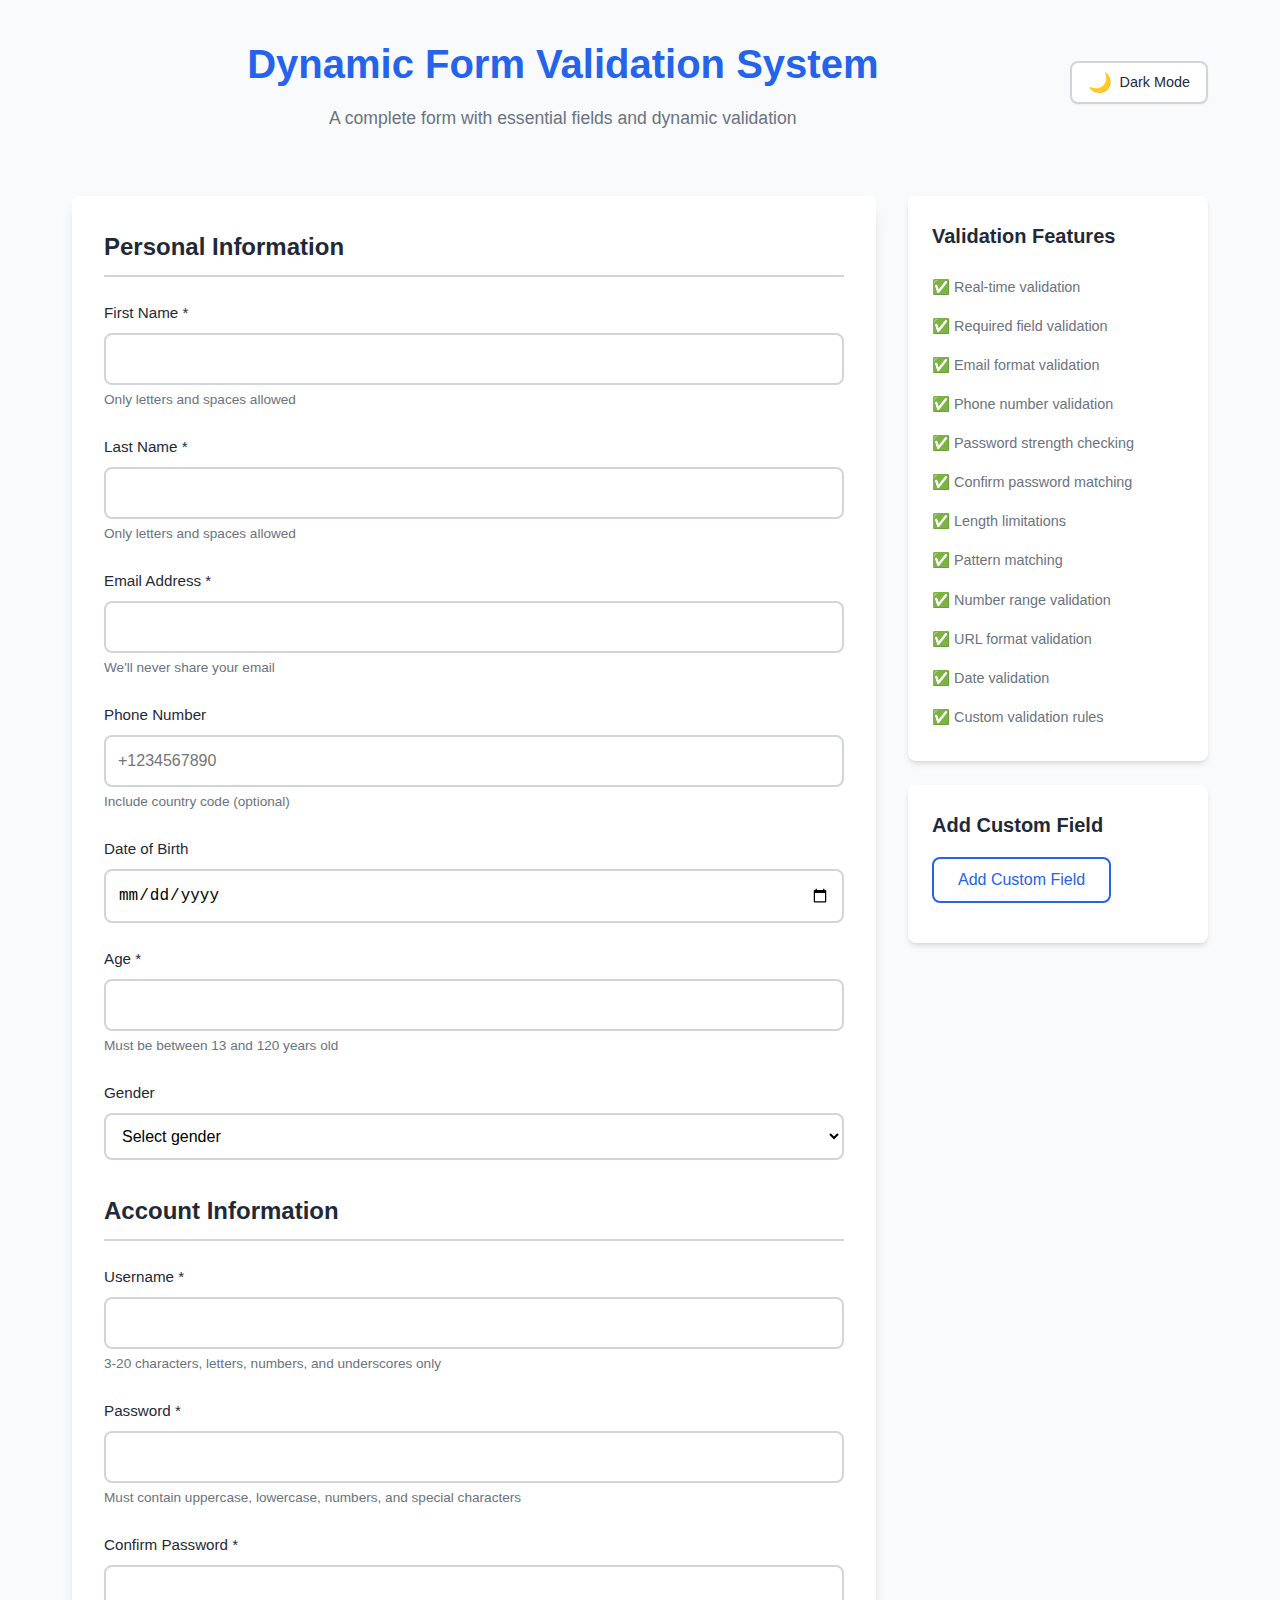
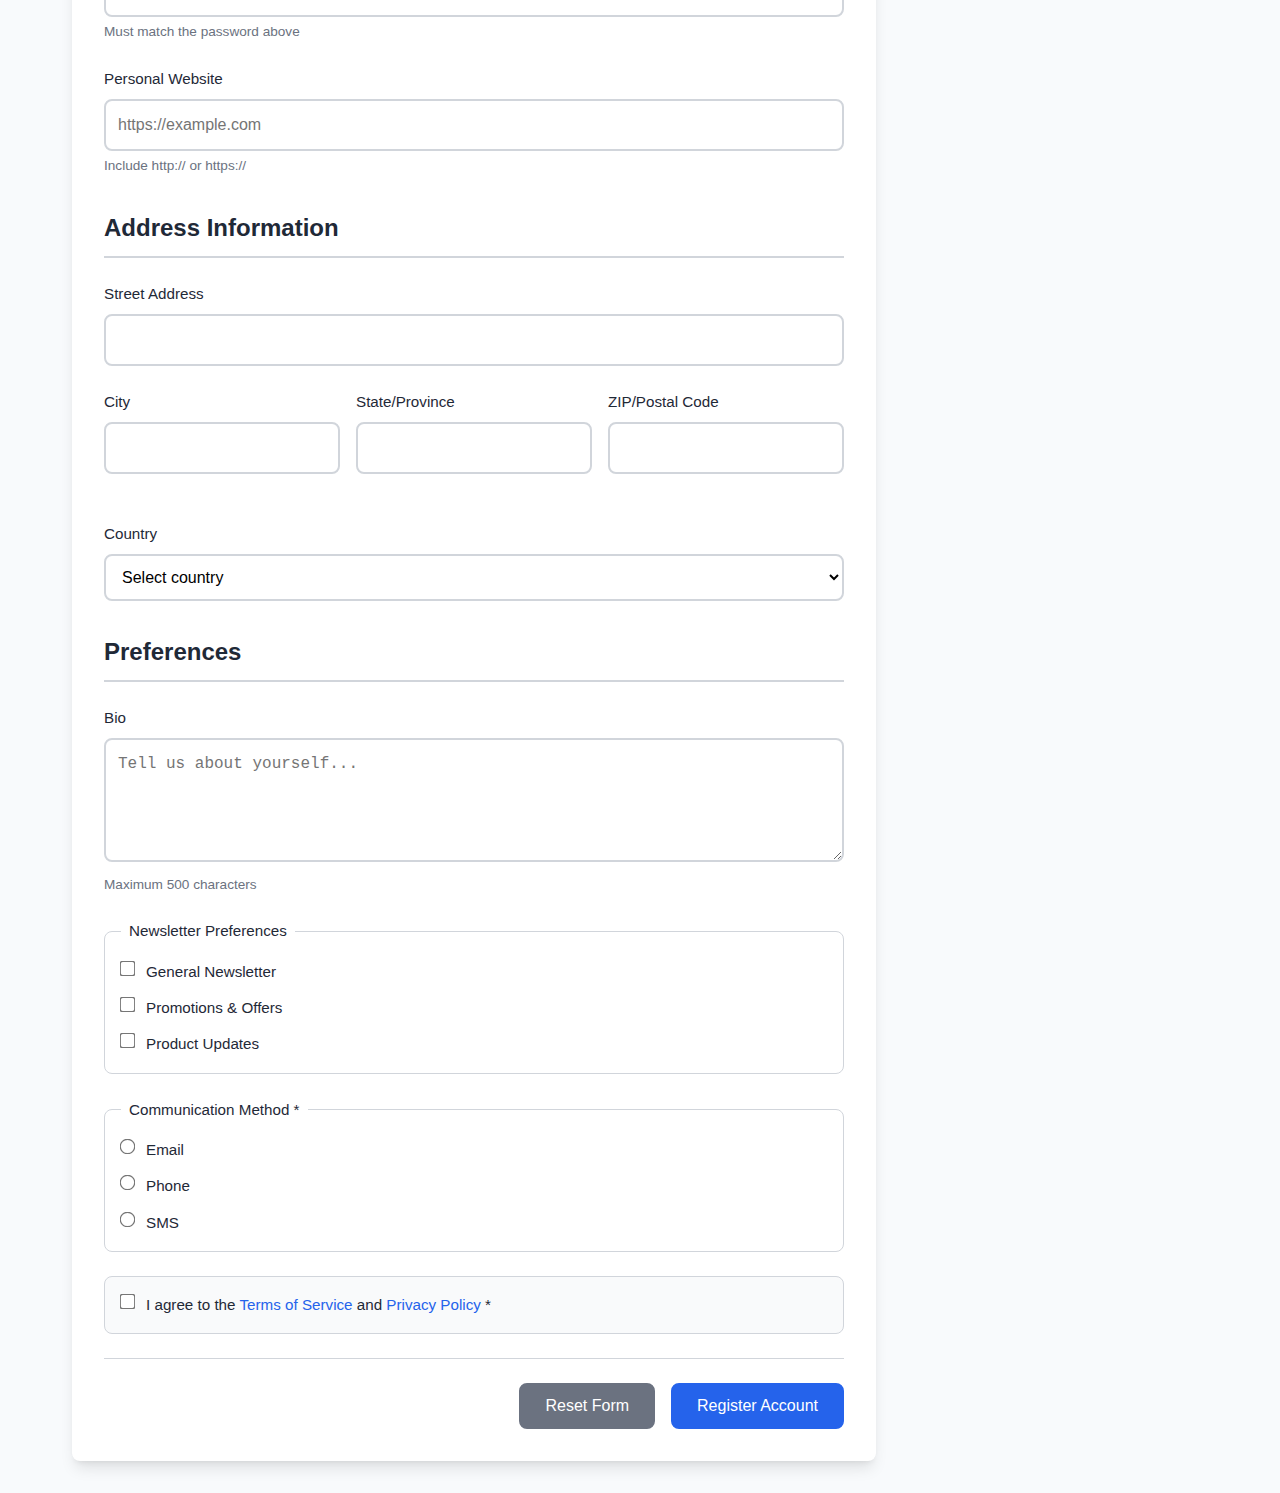
<file: index.html>
<!DOCTYPE html>
<html lang="en">
<head>
    <meta charset="UTF-8">
    <meta name="viewport" content="width=device-width, initial-scale=1.0">
    <title>Dynamic Form Validation System</title>
    <link rel="stylesheet" href="css/styles.css">
</head>
<body>
    <div class="container">
        <header>
            <div class="header-content">
                <div class="header-text">
                    <h1>Dynamic Form Validation System</h1>
                    <p>A complete form with essential fields and dynamic validation</p>
                </div>
                <div class="header-controls">
                    <button id="themeToggle" class="theme-toggle" title="Cambiar tema">
                        <span class="theme-icon">🌙</span>
                        <span class="theme-text">Modo Oscuro</span>
                    </button>
                </div>
            </div>
        </header>

        <main>
            <form id="registrationForm" class="form" novalidate>
                <section class="form-section">
                    <h2>Personal Information</h2>
                    
                    <div class="field-group">
                        <label for="firstName">First Name *</label>
                        <input type="text" 
                               id="firstName" 
                               name="firstName" 
                               required 
                               minlength="2" 
                               maxlength="50"
                               data-validate-pattern='{"pattern": "^[a-zA-ZÀ-ÿ\\s]+$"}'>
                        <small class="field-hint">Only letters and spaces allowed</small>
                    </div>

                    <div class="field-group">
                        <label for="lastName">Last Name *</label>
                        <input type="text" 
                               id="lastName" 
                               name="lastName" 
                               required 
                               minlength="2" 
                               maxlength="50"
                               data-validate-pattern='{"pattern": "^[a-zA-ZÀ-ÿ\\s]+$"}'>
                        <small class="field-hint">Only letters and spaces allowed</small>
                    </div>

                    <div class="field-group">
                        <label for="email">Email Address *</label>
                        <input type="email" 
                               id="email" 
                               name="email" 
                               required>
                        <small class="field-hint">We'll never share your email</small>
                    </div>

                    <div class="field-group">
                        <label for="phone">Phone Number</label>
                        <input type="tel" 
                               id="phone" 
                               name="phone"
                               placeholder="+1234567890">
                        <small class="field-hint">Include country code (optional)</small>
                    </div>

                    <div class="field-group">
                        <label for="birthDate">Date of Birth</label>
                        <input type="date" 
                               id="birthDate" 
                               name="birthDate">
                    </div>

                    <div class="field-group">
                        <label for="age">Age *</label>
                        <input type="number" 
                               id="age" 
                               name="age" 
                               required
                               min="13" 
                               max="120"
                               data-validate-age='{"min": 13, "max": 120}'>
                        <small class="field-hint">Must be between 13 and 120 years old</small>
                    </div>

                    <div class="field-group">
                        <label for="gender">Gender</label>
                        <select id="gender" name="gender">
                            <option value="">Select gender</option>
                            <option value="male">Male</option>
                            <option value="female">Female</option>
                            <option value="other">Other</option>
                            <option value="prefer-not-to-say">Prefer not to say</option>
                        </select>
                    </div>
                </section>

                <section class="form-section">
                    <h2>Account Information</h2>
                    
                    <div class="field-group">
                        <label for="username">Username *</label>
                        <input type="text" 
                               id="username" 
                               name="username" 
                               required 
                               minlength="3" 
                               maxlength="20"
                               data-validate-pattern='{"pattern": "^[a-zA-Z0-9_]+$"}'>
                        <small class="field-hint">3-20 characters, letters, numbers, and underscores only</small>
                    </div>

                    <div class="field-group">
                        <label for="password">Password *</label>
                        <input type="password" 
                               id="password" 
                               name="password" 
                               required
                               data-validate-password='{"minLength": 8}'>
                        <small class="field-hint">Must contain uppercase, lowercase, numbers, and special characters</small>
                    </div>

                    <div class="field-group">
                        <label for="confirmPassword">Confirm Password *</label>
                        <input type="password" 
                               id="confirmPassword" 
                               name="confirmPassword" 
                               required
                               data-validate-confirmpassword='{"matchField": "password"}'>
                        <small class="field-hint">Must match the password above</small>
                    </div>

                    <div class="field-group">
                        <label for="website">Personal Website</label>
                        <input type="url" 
                               id="website" 
                               name="website"
                               placeholder="https://example.com">
                        <small class="field-hint">Include http:// or https://</small>
                    </div>
                </section>

                <section class="form-section">
                    <h2>Address Information</h2>
                    
                    <div class="field-group">
                        <label for="street">Street Address</label>
                        <input type="text" 
                               id="street" 
                               name="street" 
                               maxlength="100">
                    </div>

                    <div class="field-row">
                        <div class="field-group">
                            <label for="city">City</label>
                            <input type="text" 
                                   id="city" 
                                   name="city" 
                                   maxlength="50">
                        </div>

                        <div class="field-group">
                            <label for="state">State/Province</label>
                            <input type="text" 
                                   id="state" 
                                   name="state" 
                                   maxlength="50">
                        </div>

                        <div class="field-group">
                            <label for="zipCode">ZIP/Postal Code</label>
                            <input type="text" 
                                   id="zipCode" 
                                   name="zipCode" 
                                   maxlength="10"
                                   data-validate-pattern='{"pattern": "^[A-Za-z0-9\\s\\-]+$"}'>
                        </div>
                    </div>

                    <div class="field-group">
                        <label for="country">Country</label>
                        <select id="country" name="country">
                            <option value="">Select country</option>
                            <option value="US">United States</option>
                            <option value="CA">Canada</option>
                            <option value="UK">United Kingdom</option>
                            <option value="AU">Australia</option>
                            <option value="DE">Germany</option>
                            <option value="FR">France</option>
                            <option value="JP">Japan</option>
                            <option value="MX">Mexico</option>
                            <option value="BR">Brazil</option>
                            <option value="IN">India</option>
                            <option value="other">Other</option>
                        </select>
                    </div>
                </section>

                <section class="form-section">
                    <h2>Preferences</h2>
                    
                    <div class="field-group">
                        <label for="bio">Bio</label>
                        <textarea id="bio" 
                                  name="bio" 
                                  rows="4" 
                                  maxlength="500"
                                  placeholder="Tell us about yourself..."></textarea>
                        <small class="field-hint">Maximum 500 characters</small>
                    </div>

                    <div class="field-group">
                        <fieldset>
                            <legend>Newsletter Preferences</legend>
                            <div class="checkbox-group">
                                <label class="checkbox-label">
                                    <input type="checkbox" 
                                           id="newsletter" 
                                           name="newsletter" 
                                           value="general">
                                    <span>General Newsletter</span>
                                </label>
                                <label class="checkbox-label">
                                    <input type="checkbox" 
                                           id="promotions" 
                                           name="promotions" 
                                           value="promotions">
                                    <span>Promotions & Offers</span>
                                </label>
                                <label class="checkbox-label">
                                    <input type="checkbox" 
                                           id="updates" 
                                           name="updates" 
                                           value="updates">
                                    <span>Product Updates</span>
                                </label>
                            </div>
                        </fieldset>
                    </div>

                    <div class="field-group">
                        <fieldset>
                            <legend>Communication Method *</legend>
                            <div class="radio-group">
                                <label class="radio-label">
                                    <input type="radio" 
                                           id="commEmail" 
                                           name="communicationMethod" 
                                           value="email" 
                                           required>
                                    <span>Email</span>
                                </label>
                                <label class="radio-label">
                                    <input type="radio" 
                                           id="commPhone" 
                                           name="communicationMethod" 
                                           value="phone">
                                    <span>Phone</span>
                                </label>
                                <label class="radio-label">
                                    <input type="radio" 
                                           id="commSms" 
                                           name="communicationMethod" 
                                           value="sms">
                                    <span>SMS</span>
                                </label>
                            </div>
                        </fieldset>
                    </div>

                    <div class="field-group">
                        <label class="checkbox-label terms-checkbox">
                            <input type="checkbox" 
                                   id="terms" 
                                   name="terms" 
                                   required>
                            <span>I agree to the <a href="#" target="_blank">Terms of Service</a> and <a href="#" target="_blank">Privacy Policy</a> *</span>
                        </label>
                    </div>
                </section>

                <div class="form-actions">
                    <button type="button" id="resetBtn" class="btn btn-secondary">Reset Form</button>
                    <button type="submit" class="btn btn-primary">Register Account</button>
                </div>

                <div id="formSummary" class="form-summary" style="display: none;">
                    <h3>Form Summary</h3>
                    <div id="summaryContent"></div>
                </div>
            </form>
        </main>

        <aside class="sidebar">
            <div class="info-panel">
                <h3>Validation Features</h3>
                <ul>
                    <li>✅ Real-time validation</li>
                    <li>✅ Required field validation</li>
                    <li>✅ Email format validation</li>
                    <li>✅ Phone number validation</li>
                    <li>✅ Password strength checking</li>
                    <li>✅ Confirm password matching</li>
                    <li>✅ Length limitations</li>
                    <li>✅ Pattern matching</li>
                    <li>✅ Number range validation</li>
                    <li>✅ URL format validation</li>
                    <li>✅ Date validation</li>
                    <li>✅ Custom validation rules</li>
                </ul>
            </div>

            <div class="dynamic-section">
                <h3>Add Custom Field</h3>
                <button id="addFieldBtn" class="btn btn-outline">Add Custom Field</button>
                <div id="customFieldContainer"></div>
            </div>
        </aside>
    </div>

    <!-- Scripts -->
    <script src="js/validator.js"></script>
    <script src="js/form-handler.js"></script>
    <script src="js/app.js"></script>
</body>
</html>
</file>
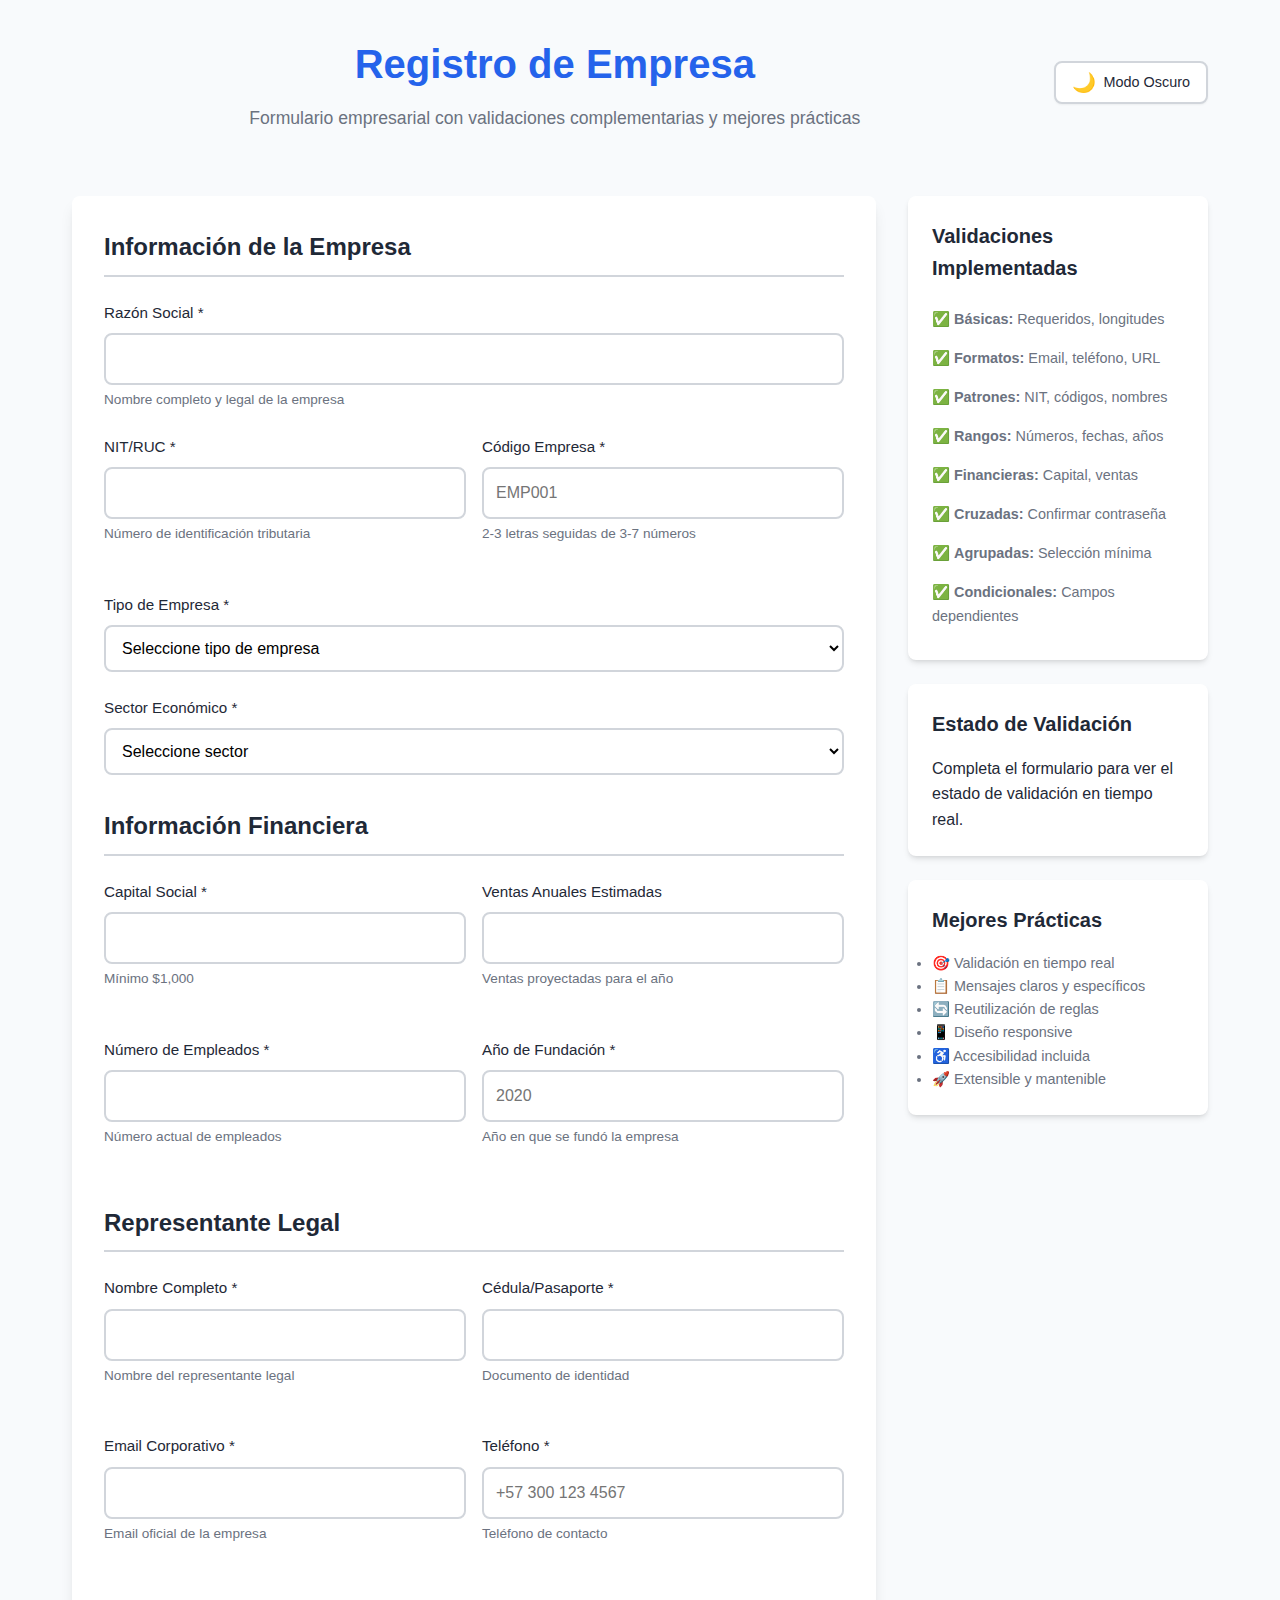
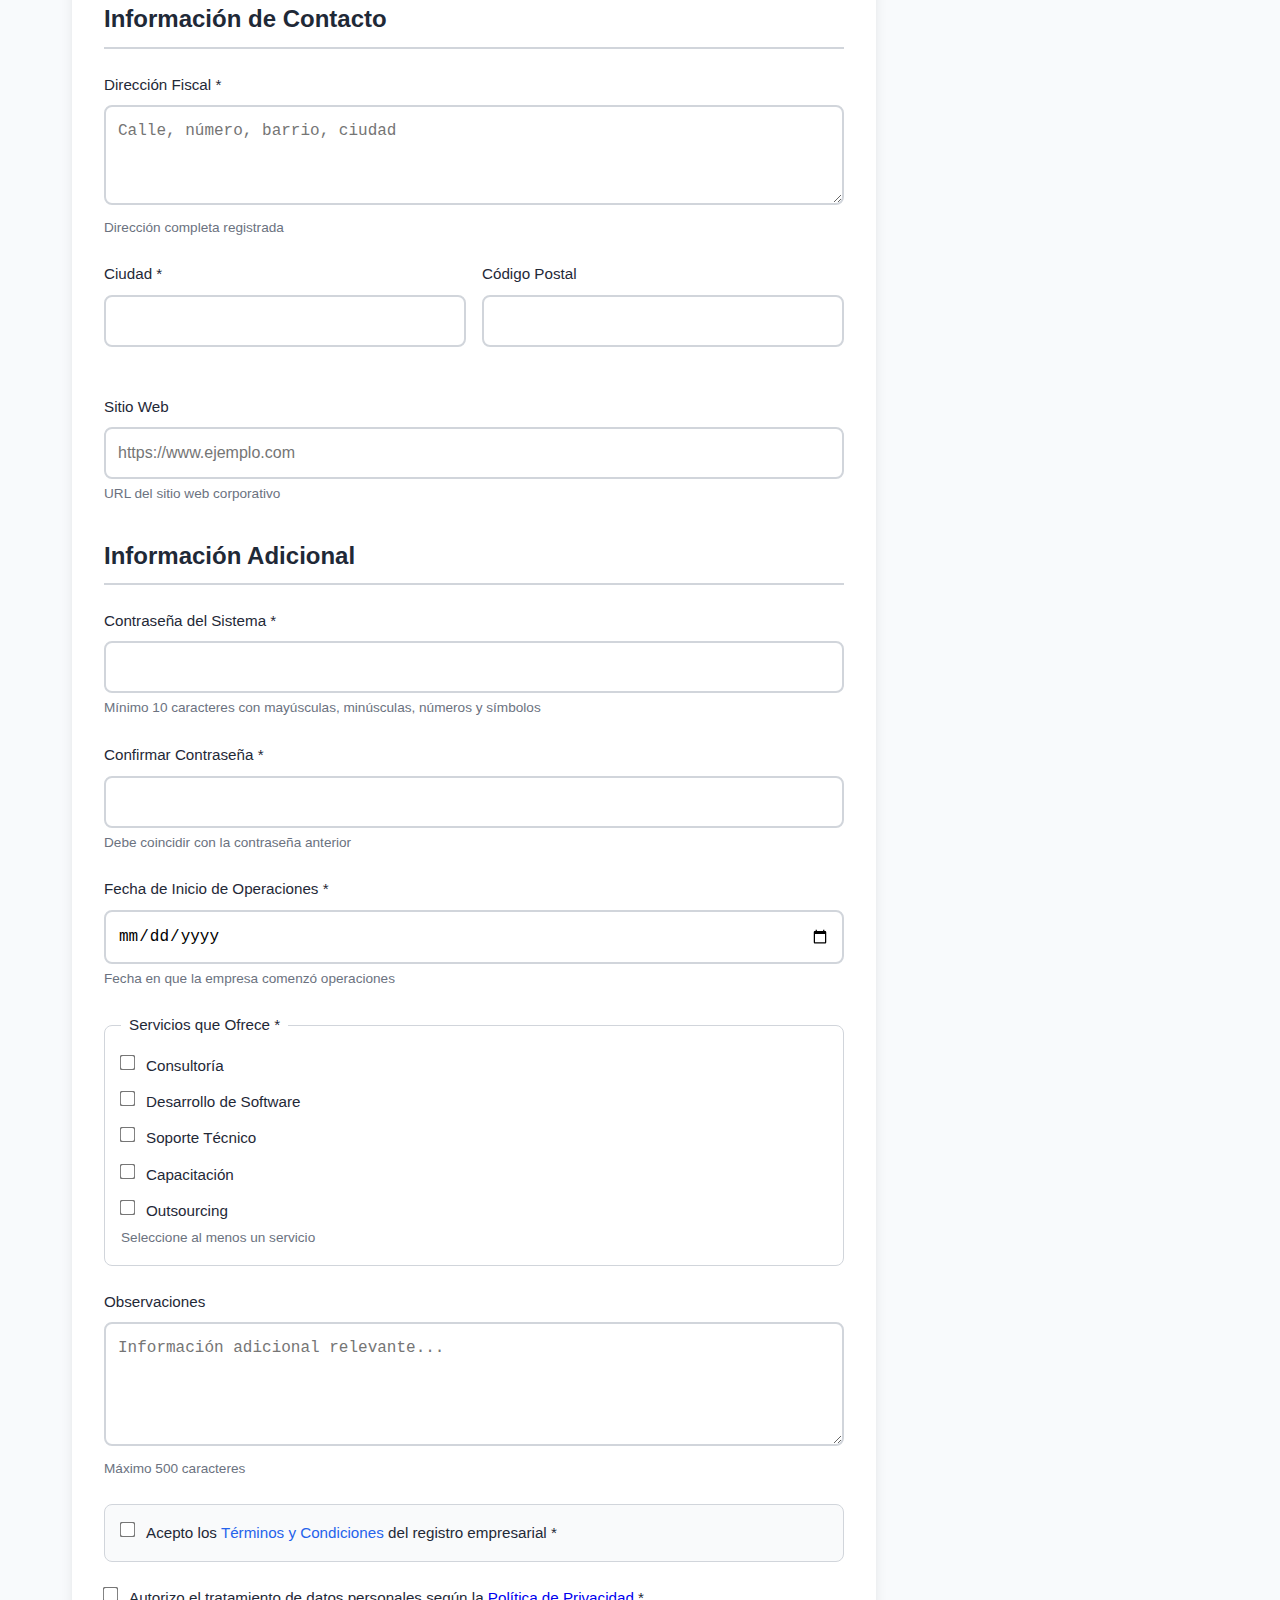
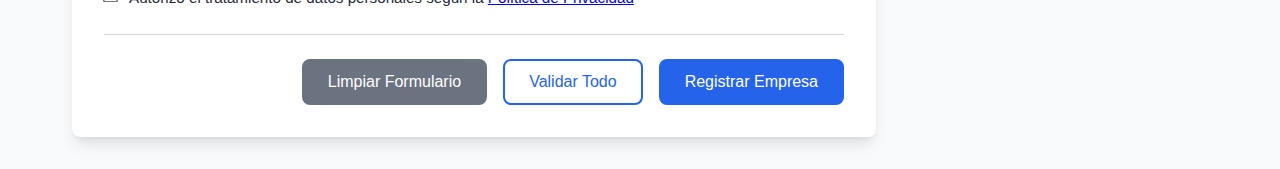
<file: formulario-empresarial.html>
<!DOCTYPE html>
<html lang="es">
<head>
    <meta charset="UTF-8">
    <meta name="viewport" content="width=device-width, initial-scale=1.0">
    <title>Formulario Empresarial - Validaciones Avanzadas</title>
    <link rel="stylesheet" href="css/styles.css">
</head>
<body>
    <div class="container">
        <header>
            <div class="header-content">
                <div class="header-text">
                    <h1>Registro de Empresa</h1>
                    <p>Formulario empresarial con validaciones complementarias y mejores prácticas</p>
                </div>
                <div class="header-controls">
                    <button id="themeToggle" class="theme-toggle" title="Cambiar tema">
                        <span class="theme-icon">🌙</span>
                        <span class="theme-text">Modo Oscuro</span>
                    </button>
                </div>
            </div>
        </header>

        <main>
            <form id="empresarialForm" class="form" novalidate>
                <!-- Información Básica de la Empresa -->
                <section class="form-section">
                    <h2>Información de la Empresa</h2>
                    
                    <div class="field-group">
                        <label for="razonSocial">Razón Social *</label>
                        <input type="text" 
                               id="razonSocial" 
                               name="razonSocial" 
                               required 
                               minlength="3" 
                               maxlength="100"
                               data-validate-pattern='{"pattern": "^[a-zA-ZÀ-ÿ0-9\\s\\.\\,\\-]+$"}'>
                        <small class="field-hint">Nombre completo y legal de la empresa</small>
                    </div>

                    <div class="field-row">
                        <div class="field-group">
                            <label for="nit">NIT/RUC *</label>
                            <input type="text" 
                                   id="nit" 
                                   name="nit" 
                                   required 
                                   minlength="8" 
                                   maxlength="15"
                                   data-validate-pattern='{"pattern": "^[0-9\\-\\.]+$"}'>
                            <small class="field-hint">Número de identificación tributaria</small>
                        </div>

                        <div class="field-group">
                            <label for="codigoEmpresa">Código Empresa *</label>
                            <input type="text" 
                                   id="codigoEmpresa" 
                                   name="codigoEmpresa" 
                                   required 
                                   minlength="3" 
                                   maxlength="10"
                                   data-validate-pattern='{"pattern": "^[A-Z]{2,3}[0-9]{3,7}$"}'
                                   placeholder="EMP001">
                            <small class="field-hint">2-3 letras seguidas de 3-7 números</small>
                        </div>
                    </div>

                    <div class="field-group">
                        <label for="tipoEmpresa">Tipo de Empresa *</label>
                        <select id="tipoEmpresa" name="tipoEmpresa" required>
                            <option value="">Seleccione tipo de empresa</option>
                            <option value="SA">Sociedad Anónima (S.A.)</option>
                            <option value="SRL">Sociedad de Responsabilidad Limitada (S.R.L.)</option>
                            <option value="UNIPERSONAL">Empresa Unipersonal</option>
                            <option value="COOPERATIVA">Cooperativa</option>
                            <option value="FUNDACION">Fundación</option>
                            <option value="ONG">Organización No Gubernamental</option>
                        </select>
                    </div>

                    <div class="field-group">
                        <label for="sector">Sector Económico *</label>
                        <select id="sector" name="sector" required>
                            <option value="">Seleccione sector</option>
                            <option value="TECNOLOGIA">Tecnología</option>
                            <option value="SERVICIOS">Servicios</option>
                            <option value="MANUFACTURA">Manufactura</option>
                            <option value="COMERCIO">Comercio</option>
                            <option value="CONSTRUCCION">Construcción</option>
                            <option value="EDUCACION">Educación</option>
                            <option value="SALUD">Salud</option>
                            <option value="AGRICULTURA">Agricultura</option>
                            <option value="TURISMO">Turismo</option>
                            <option value="OTRO">Otro</option>
                        </select>
                    </div>
                </section>

                <!-- Información Financiera -->
                <section class="form-section">
                    <h2>Información Financiera</h2>
                    
                    <div class="field-row">
                        <div class="field-group">
                            <label for="capitalSocial">Capital Social *</label>
                            <input type="number" 
                                   id="capitalSocial" 
                                   name="capitalSocial" 
                                   required 
                                   min="1000" 
                                   max="999999999"
                                   step="0.01"
                                   data-validate-price="true">
                            <small class="field-hint">Mínimo $1,000</small>
                        </div>

                        <div class="field-group">
                            <label for="ventasAnuales">Ventas Anuales Estimadas</label>
                            <input type="number" 
                                   id="ventasAnuales" 
                                   name="ventasAnuales" 
                                   min="0" 
                                   max="999999999"
                                   step="0.01"
                                   data-validate-price="true">
                            <small class="field-hint">Ventas proyectadas para el año</small>
                        </div>
                    </div>

                    <div class="field-row">
                        <div class="field-group">
                            <label for="numeroEmpleados">Número de Empleados *</label>
                            <input type="number" 
                                   id="numeroEmpleados" 
                                   name="numeroEmpleados" 
                                   required 
                                   min="1" 
                                   max="50000"
                                   data-validate-inventory="true">
                            <small class="field-hint">Número actual de empleados</small>
                        </div>

                        <div class="field-group">
                            <label for="anoFundacion">Año de Fundación *</label>
                            <input type="number" 
                                   id="anoFundacion" 
                                   name="anoFundacion" 
                                   required 
                                   min="1800" 
                                   max="2025"
                                   placeholder="2020">
                            <small class="field-hint">Año en que se fundó la empresa</small>
                        </div>
                    </div>
                </section>

                <!-- Representante Legal -->
                <section class="form-section">
                    <h2>Representante Legal</h2>
                    
                    <div class="field-row">
                        <div class="field-group">
                            <label for="nombreRepresentante">Nombre Completo *</label>
                            <input type="text" 
                                   id="nombreRepresentante" 
                                   name="nombreRepresentante" 
                                   required 
                                   minlength="3" 
                                   maxlength="80"
                                   data-validate-pattern='{"pattern": "^[a-zA-ZÀ-ÿ\\s]+$"}'>
                            <small class="field-hint">Nombre del representante legal</small>
                        </div>

                        <div class="field-group">
                            <label for="cedulaRepresentante">Cédula/Pasaporte *</label>
                            <input type="text" 
                                   id="cedulaRepresentante" 
                                   name="cedulaRepresentante" 
                                   required 
                                   minlength="6" 
                                   maxlength="20"
                                   data-validate-pattern='{"pattern": "^[A-Z0-9\\-]+$"}'>
                            <small class="field-hint">Documento de identidad</small>
                        </div>
                    </div>

                    <div class="field-row">
                        <div class="field-group">
                            <label for="emailRepresentante">Email Corporativo *</label>
                            <input type="email" 
                                   id="emailRepresentante" 
                                   name="emailRepresentante" 
                                   required>
                            <small class="field-hint">Email oficial de la empresa</small>
                        </div>

                        <div class="field-group">
                            <label for="telefonoRepresentante">Teléfono *</label>
                            <input type="tel" 
                                   id="telefonoRepresentante" 
                                   name="telefonoRepresentante" 
                                   required
                                   placeholder="+57 300 123 4567">
                            <small class="field-hint">Teléfono de contacto</small>
                        </div>
                    </div>
                </section>

                <!-- Información de Contacto -->
                <section class="form-section">
                    <h2>Información de Contacto</h2>
                    
                    <div class="field-group">
                        <label for="direccionFiscal">Dirección Fiscal *</label>
                        <textarea id="direccionFiscal" 
                                  name="direccionFiscal" 
                                  rows="3" 
                                  required
                                  minlength="10" 
                                  maxlength="200"
                                  placeholder="Calle, número, barrio, ciudad"></textarea>
                        <small class="field-hint">Dirección completa registrada</small>
                    </div>

                    <div class="field-row">
                        <div class="field-group">
                            <label for="ciudadEmpresa">Ciudad *</label>
                            <input type="text" 
                                   id="ciudadEmpresa" 
                                   name="ciudadEmpresa" 
                                   required 
                                   minlength="2" 
                                   maxlength="50"
                                   data-validate-pattern='{"pattern": "^[a-zA-ZÀ-ÿ\\s]+$"}'>
                        </div>

                        <div class="field-group">
                            <label for="codigoPostal">Código Postal</label>
                            <input type="text" 
                                   id="codigoPostal" 
                                   name="codigoPostal" 
                                   minlength="4" 
                                   maxlength="10"
                                   data-validate-pattern='{"pattern": "^[0-9A-Za-z\\-]+$"}'>
                        </div>
                    </div>

                    <div class="field-group">
                        <label for="sitioWeb">Sitio Web</label>
                        <input type="url" 
                               id="sitioWeb" 
                               name="sitioWeb"
                               placeholder="https://www.ejemplo.com">
                        <small class="field-hint">URL del sitio web corporativo</small>
                    </div>
                </section>

                <!-- Validaciones Cruzadas -->
                <section class="form-section">
                    <h2>Información Adicional</h2>
                    
                    <div class="field-group">
                        <label for="passwordEmpresa">Contraseña del Sistema *</label>
                        <input type="password" 
                               id="passwordEmpresa" 
                               name="passwordEmpresa" 
                               required
                               data-validate-password='{"minLength": 10}'>
                        <small class="field-hint">Mínimo 10 caracteres con mayúsculas, minúsculas, números y símbolos</small>
                    </div>

                    <div class="field-group">
                        <label for="confirmarPassword">Confirmar Contraseña *</label>
                        <input type="password" 
                               id="confirmarPassword" 
                               name="confirmarPassword" 
                               required
                               data-validate-confirmpassword='{"matchField": "passwordEmpresa"}'>
                        <small class="field-hint">Debe coincidir con la contraseña anterior</small>
                    </div>

                    <div class="field-group">
                        <label for="fechaInicioOperaciones">Fecha de Inicio de Operaciones *</label>
                        <input type="date" 
                               id="fechaInicioOperaciones" 
                               name="fechaInicioOperaciones" 
                               required
                               data-validate-daterange='{"after": "1900-01-01", "before": "2025-12-31"}'>
                        <small class="field-hint">Fecha en que la empresa comenzó operaciones</small>
                    </div>

                    <div class="field-group">
                        <fieldset>
                            <legend>Servicios que Ofrece *</legend>
                            <div class="checkbox-group">
                                <label class="checkbox-label">
                                    <input type="checkbox" 
                                           name="servicios" 
                                           value="consultoria"
                                           data-validate-minselected='{"min": 1, "group": "servicios"}'>
                                    <span>Consultoría</span>
                                </label>
                                <label class="checkbox-label">
                                    <input type="checkbox" 
                                           name="servicios" 
                                           value="desarrollo">
                                    <span>Desarrollo de Software</span>
                                </label>
                                <label class="checkbox-label">
                                    <input type="checkbox" 
                                           name="servicios" 
                                           value="soporte">
                                    <span>Soporte Técnico</span>
                                </label>
                                <label class="checkbox-label">
                                    <input type="checkbox" 
                                           name="servicios" 
                                           value="capacitacion">
                                    <span>Capacitación</span>
                                </label>
                                <label class="checkbox-label">
                                    <input type="checkbox" 
                                           name="servicios" 
                                           value="outsourcing">
                                    <span>Outsourcing</span>
                                </label>
                            </div>
                            <small class="field-hint">Seleccione al menos un servicio</small>
                        </fieldset>
                    </div>

                    <div class="field-group">
                        <label for="observaciones">Observaciones</label>
                        <textarea id="observaciones" 
                                  name="observaciones" 
                                  rows="4" 
                                  maxlength="500"
                                  placeholder="Información adicional relevante..."></textarea>
                        <small class="field-hint">Máximo 500 caracteres</small>
                    </div>

                    <div class="field-group">
                        <label class="checkbox-label terms-checkbox">
                            <input type="checkbox" 
                                   id="aceptaTerminos" 
                                   name="aceptaTerminos" 
                                   required>
                            <span>Acepto los <a href="#" target="_blank">Términos y Condiciones</a> del registro empresarial *</span>
                        </label>
                    </div>

                    <div class="field-group">
                        <label class="checkbox-label">
                            <input type="checkbox" 
                                   id="autorizaDatos" 
                                   name="autorizaDatos" 
                                   required>
                            <span>Autorizo el tratamiento de datos personales según la <a href="#" target="_blank">Política de Privacidad</a> *</span>
                        </label>
                    </div>
                </section>

                <div class="form-actions">
                    <button type="button" id="resetEmpresarialBtn" class="btn btn-secondary">Limpiar Formulario</button>
                    <button type="button" id="validateAllBtn" class="btn btn-outline">Validar Todo</button>
                    <button type="submit" class="btn btn-primary">Registrar Empresa</button>
                </div>

                <div id="empresarialSummary" class="form-summary" style="display: none;">
                    <h3>Resumen del Registro</h3>
                    <div id="empresarialSummaryContent"></div>
                </div>
            </form>
        </main>

        <aside class="sidebar">
            <div class="info-panel">
                <h3>Validaciones Implementadas</h3>
                <ul>
                    <li>✅ <strong>Básicas:</strong> Requeridos, longitudes</li>
                    <li>✅ <strong>Formatos:</strong> Email, teléfono, URL</li>
                    <li>✅ <strong>Patrones:</strong> NIT, códigos, nombres</li>
                    <li>✅ <strong>Rangos:</strong> Números, fechas, años</li>
                    <li>✅ <strong>Financieras:</strong> Capital, ventas</li>
                    <li>✅ <strong>Cruzadas:</strong> Confirmar contraseña</li>
                    <li>✅ <strong>Agrupadas:</strong> Selección mínima</li>
                    <li>✅ <strong>Condicionales:</strong> Campos dependientes</li>
                </ul>
            </div>

            <div class="dynamic-section">
                <h3>Estado de Validación</h3>
                <div id="validationStatus">
                    <p>Completa el formulario para ver el estado de validación en tiempo real.</p>
                </div>
            </div>

            <div class="dynamic-section">
                <h3>Mejores Prácticas</h3>
                <ul style="font-size: 0.9em; color: #6b7280;">
                    <li>🎯 Validación en tiempo real</li>
                    <li>📋 Mensajes claros y específicos</li>
                    <li>🔄 Reutilización de reglas</li>
                    <li>📱 Diseño responsive</li>
                    <li>♿ Accesibilidad incluida</li>
                    <li>🚀 Extensible y mantenible</li>
                </ul>
            </div>
        </aside>
    </div>

    <!-- Scripts -->
    <script src="js/validator.js"></script>
    <script src="js/form-handler.js"></script>
    <script src="js/formulario-empresarial.js"></script>
</body>
</html>
</file>
<file: css/styles.css>
/* CSS Variables for consistent theming */
:root {
    --primary-color: #2563eb;
    --primary-hover: #1d4ed8;
    --success-color: #10b981;
    --error-color: #ef4444;
    --warning-color: #f59e0b;
    --background-color: #f8fafc;
    --surface-color: #ffffff;
    --text-primary: #1f2937;
    --text-secondary: #6b7280;
    --border-color: #d1d5db;
    --border-focus: #3b82f6;
    --border-error: #ef4444;
    --border-success: #10b981;
    --shadow-sm: 0 1px 2px 0 rgb(0 0 0 / 0.05);
    --shadow-md: 0 4px 6px -1px rgb(0 0 0 / 0.1), 0 2px 4px -2px rgb(0 0 0 / 0.1);
    --shadow-lg: 0 10px 15px -3px rgb(0 0 0 / 0.1), 0 4px 6px -4px rgb(0 0 0 / 0.1);
    --border-radius: 8px;
    --border-radius-sm: 4px;
    --transition: all 0.2s ease-in-out;
}

/* Dark theme variables */
[data-theme="dark"] {
    --background-color: #0f172a;
    --surface-color: #1e293b;
    --text-primary: #f1f5f9;
    --text-secondary: #94a3b8;
    --border-color: #334155;
    --border-focus: #60a5fa;
    --shadow-sm: 0 1px 2px 0 rgb(0 0 0 / 0.3);
    --shadow-md: 0 4px 6px -1px rgb(0 0 0 / 0.3), 0 2px 4px -2px rgb(0 0 0 / 0.3);
    --shadow-lg: 0 10px 15px -3px rgb(0 0 0 / 0.3), 0 4px 6px -4px rgb(0 0 0 / 0.3);
}

/* Reset and base styles */
* {
    box-sizing: border-box;
    margin: 0;
    padding: 0;
}

body {
    font-family: -apple-system, BlinkMacSystemFont, 'Segoe UI', Roboto, Oxygen, Ubuntu, Cantarell, sans-serif;
    line-height: 1.6;
    color: var(--text-primary);
    background-color: var(--background-color);
    font-size: 16px;
}

/* Layout */
.container {
    max-width: 1200px;
    margin: 0 auto;
    padding: 2rem;
    display: grid;
    grid-template-columns: 1fr 300px;
    gap: 2rem;
}

@media (max-width: 768px) {
    .container {
        grid-template-columns: 1fr;
        padding: 1rem;
    }
}

/* Header */
header {
    grid-column: 1 / -1;
    margin-bottom: 2rem;
}

.header-content {
    display: flex;
    justify-content: space-between;
    align-items: center;
    flex-wrap: wrap;
    gap: 1rem;
}

.header-text {
    text-align: center;
    flex: 1;
}

.header-text h1 {
    font-size: 2.5rem;
    font-weight: 700;
    color: var(--primary-color);
    margin-bottom: 0.5rem;
}

.header-text p {
    font-size: 1.1rem;
    color: var(--text-secondary);
}

.header-controls {
    display: flex;
    gap: 1rem;
    align-items: center;
}

/* Theme toggle button */
.theme-toggle {
    display: flex;
    align-items: center;
    gap: 0.5rem;
    padding: 0.5rem 1rem;
    background: var(--surface-color);
    border: 2px solid var(--border-color);
    border-radius: var(--border-radius);
    color: var(--text-primary);
    cursor: pointer;
    transition: var(--transition);
    font-size: 0.9rem;
    font-weight: 500;
    box-shadow: var(--shadow-sm);
}

.theme-toggle:hover {
    border-color: var(--primary-color);
    transform: translateY(-1px);
    box-shadow: var(--shadow-md);
}

.theme-toggle:active {
    transform: translateY(0);
    box-shadow: var(--shadow-sm);
}

.theme-icon {
    font-size: 1.2rem;
    transition: transform 0.3s ease;
}

.theme-toggle:hover .theme-icon {
    transform: rotate(15deg);
}

[data-theme="dark"] .theme-icon {
    transform: rotate(180deg);
}

[data-theme="dark"] .theme-toggle:hover .theme-icon {
    transform: rotate(195deg);
}

@media (max-width: 768px) {
    .header-content {
        flex-direction: column;
        text-align: center;
    }
    
    .header-text h1 {
        font-size: 2rem;
    }
}

/* Form styling */
.form {
    background: var(--surface-color);
    border-radius: var(--border-radius);
    box-shadow: var(--shadow-lg);
    padding: 2rem;
}

.form-section {
    margin-bottom: 2rem;
}

.form-section:last-of-type {
    margin-bottom: 1rem;
}

.form-section h2 {
    font-size: 1.5rem;
    font-weight: 600;
    color: var(--text-primary);
    margin-bottom: 1.5rem;
    padding-bottom: 0.5rem;
    border-bottom: 2px solid var(--border-color);
}

/* Field groups */
.field-group {
    margin-bottom: 1.5rem;
}

.field-row {
    display: grid;
    grid-template-columns: repeat(auto-fit, minmax(200px, 1fr));
    gap: 1rem;
    margin-bottom: 1.5rem;
}

/* Labels */
label {
    display: block;
    font-weight: 500;
    color: var(--text-primary);
    margin-bottom: 0.5rem;
    font-size: 0.95rem;
}

fieldset {
    border: 1px solid var(--border-color);
    border-radius: var(--border-radius);
    padding: 1rem;
}

legend {
    font-weight: 500;
    color: var(--text-primary);
    padding: 0 0.5rem;
    font-size: 0.95rem;
}

/* Input fields */
input[type="text"],
input[type="email"],
input[type="tel"],
input[type="password"],
input[type="number"],
input[type="date"],
input[type="url"],
select,
textarea {
    width: 100%;
    padding: 0.75rem;
    border: 2px solid var(--border-color);
    border-radius: var(--border-radius);
    font-size: 1rem;
    line-height: 1.5;
    transition: var(--transition);
    background-color: var(--surface-color);
}

input[type="text"]:focus,
input[type="email"]:focus,
input[type="tel"]:focus,
input[type="password"]:focus,
input[type="number"]:focus,
input[type="date"]:focus,
input[type="url"]:focus,
select:focus,
textarea:focus {
    outline: none;
    border-color: var(--border-focus);
    box-shadow: 0 0 0 3px rgba(59, 130, 246, 0.1);
}

/* Validation states */
.valid {
    border-color: var(--border-success) !important;
    box-shadow: 0 0 0 3px rgba(16, 185, 129, 0.1) !important;
}

.invalid {
    border-color: var(--border-error) !important;
    box-shadow: 0 0 0 3px rgba(239, 68, 68, 0.1) !important;
}

/* Field hints */
.field-hint {
    display: block;
    margin-top: 0.25rem;
    font-size: 0.85rem;
    color: var(--text-secondary);
}

/* Error messages */
.error-message {
    margin-top: 0.5rem;
    padding: 0.5rem;
    background-color: #fef2f2;
    border: 1px solid #fecaca;
    border-radius: var(--border-radius-sm);
    border-left: 4px solid var(--error-color);
}

.error-item {
    color: var(--error-color);
    font-size: 0.85rem;
    font-weight: 500;
    margin-bottom: 0.25rem;
}

.error-item:last-child {
    margin-bottom: 0;
}

/* Checkbox and radio styling */
.checkbox-group,
.radio-group {
    display: flex;
    flex-direction: column;
    gap: 0.75rem;
}

.checkbox-label,
.radio-label {
    display: flex;
    align-items: flex-start;
    cursor: pointer;
    font-weight: normal;
    margin-bottom: 0;
}

.checkbox-label input,
.radio-label input {
    width: auto;
    margin-right: 0.75rem;
    margin-top: 0.125rem;
    transform: scale(1.2);
}

.terms-checkbox {
    padding: 1rem;
    background-color: #f9fafb;
    border: 1px solid var(--border-color);
    border-radius: var(--border-radius);
    margin-top: 1rem;
}

.terms-checkbox a {
    color: var(--primary-color);
    text-decoration: none;
}

.terms-checkbox a:hover {
    text-decoration: underline;
}

/* Buttons */
.btn {
    display: inline-flex;
    align-items: center;
    justify-content: center;
    padding: 0.75rem 1.5rem;
    font-size: 1rem;
    font-weight: 500;
    border-radius: var(--border-radius);
    border: 2px solid transparent;
    cursor: pointer;
    transition: var(--transition);
    text-decoration: none;
    min-width: 120px;
}

.btn-primary {
    background-color: var(--primary-color);
    color: white;
    border-color: var(--primary-color);
}

.btn-primary:hover {
    background-color: var(--primary-hover);
    border-color: var(--primary-hover);
}

.btn-secondary {
    background-color: #6b7280;
    color: white;
    border-color: #6b7280;
}

.btn-secondary:hover {
    background-color: #4b5563;
    border-color: #4b5563;
}

.btn-outline {
    background-color: transparent;
    color: var(--primary-color);
    border-color: var(--primary-color);
}

.btn-outline:hover {
    background-color: var(--primary-color);
    color: white;
}

/* Form actions */
.form-actions {
    display: flex;
    gap: 1rem;
    justify-content: flex-end;
    padding-top: 1.5rem;
    border-top: 1px solid var(--border-color);
}

@media (max-width: 480px) {
    .form-actions {
        flex-direction: column;
    }
}

/* Form summary */
.form-summary {
    margin-top: 2rem;
    padding: 1.5rem;
    background-color: #f0f9ff;
    border: 1px solid #bae6fd;
    border-radius: var(--border-radius);
    border-left: 4px solid var(--primary-color);
}

.form-summary h3 {
    color: var(--primary-color);
    margin-bottom: 1rem;
    font-size: 1.25rem;
}

.form-summary .summary-field {
    display: flex;
    justify-content: space-between;
    margin-bottom: 0.5rem;
    padding: 0.25rem 0;
    border-bottom: 1px solid #e0f2fe;
}

.form-summary .summary-field:last-child {
    border-bottom: none;
}

.form-summary .summary-label {
    font-weight: 500;
    color: var(--text-secondary);
}

.form-summary .summary-value {
    color: var(--text-primary);
    text-align: right;
}

/* Sidebar */
.sidebar {
    display: flex;
    flex-direction: column;
    gap: 1.5rem;
}

.info-panel,
.dynamic-section {
    background: var(--surface-color);
    border-radius: var(--border-radius);
    box-shadow: var(--shadow-md);
    padding: 1.5rem;
}

.info-panel h3,
.dynamic-section h3 {
    font-size: 1.25rem;
    font-weight: 600;
    color: var(--text-primary);
    margin-bottom: 1rem;
}

.info-panel ul {
    list-style: none;
    padding: 0;
}

.info-panel li {
    padding: 0.5rem 0;
    color: var(--text-secondary);
    font-size: 0.9rem;
}

/* Custom field container */
#customFieldContainer {
    margin-top: 1rem;
}

.custom-field {
    padding: 1rem;
    border: 1px solid var(--border-color);
    border-radius: var(--border-radius);
    margin-bottom: 1rem;
    background-color: #f9fafb;
}

.custom-field label {
    font-size: 0.9rem;
    margin-bottom: 0.25rem;
}

.custom-field input {
    font-size: 0.9rem;
    padding: 0.5rem;
}

.remove-field {
    background-color: var(--error-color);
    color: white;
    border: none;
    padding: 0.25rem 0.5rem;
    border-radius: var(--border-radius-sm);
    font-size: 0.8rem;
    cursor: pointer;
    margin-top: 0.5rem;
    transition: var(--transition);
}

.remove-field:hover {
    background-color: #dc2626;
}

/* Loading states */
.loading {
    opacity: 0.6;
    pointer-events: none;
}

.btn.loading {
    position: relative;
}

.btn.loading::after {
    content: '';
    position: absolute;
    width: 16px;
    height: 16px;
    margin: auto;
    border: 2px solid transparent;
    border-top-color: currentColor;
    border-radius: 50%;
    animation: spin 1s linear infinite;
}

@keyframes spin {
    0% { transform: rotate(0deg); }
    100% { transform: rotate(360deg); }
}

/* Success states */
.success-message {
    padding: 1rem;
    background-color: #f0fdf4;
    border: 1px solid #bbf7d0;
    border-radius: var(--border-radius);
    border-left: 4px solid var(--success-color);
    color: #15803d;
    margin-bottom: 1rem;
}

/* Responsive adjustments */
@media (max-width: 768px) {
    .field-row {
        grid-template-columns: 1fr;
    }
    
    .checkbox-group,
    .radio-group {
        gap: 0.5rem;
    }
    
    .form {
        padding: 1.5rem;
    }
    
    header h1 {
        font-size: 2rem;
    }
}

@media (max-width: 480px) {
    .form {
        padding: 1rem;
    }
    
    .form-section h2 {
        font-size: 1.25rem;
    }
    
    input[type="text"],
    input[type="email"],
    input[type="tel"],
    input[type="password"],
    input[type="number"],
    input[type="date"],
    input[type="url"],
    select,
    textarea {
        padding: 0.625rem;
    }
}

/* Print styles */
@media print {
    .sidebar,
    .form-actions {
        display: none;
    }
    
    .container {
        grid-template-columns: 1fr;
    }
    
    .form {
        box-shadow: none;
        border: 1px solid var(--border-color);
    }
}

/* Dark theme specific adjustments */
[data-theme="dark"] .error-message {
    background-color: #422006;
    border-color: #92400e;
}

[data-theme="dark"] .form-summary {
    background-color: #0c4a6e;
    border-color: #0369a1;
}

[data-theme="dark"] .terms-checkbox {
    background-color: #334155;
}

[data-theme="dark"] .custom-field {
    background-color: #334155;
}

[data-theme="dark"] .success-message {
    background-color: #064e3b;
    border-color: #047857;
    color: #10b981;
}

[data-theme="dark"] .validation-alert {
    background-color: var(--surface-color);
    border-color: var(--border-color);
    color: var(--text-primary);
}

/* Theme transition for smooth switching */
* {
    transition: background-color 0.3s ease, color 0.3s ease, border-color 0.3s ease;
}

/* Focus visible for better accessibility */
:focus-visible {
    outline: 2px solid var(--primary-color);
    outline-offset: 2px;
}

/* Smooth scrolling */
html {
    scroll-behavior: smooth;
}
</file>
